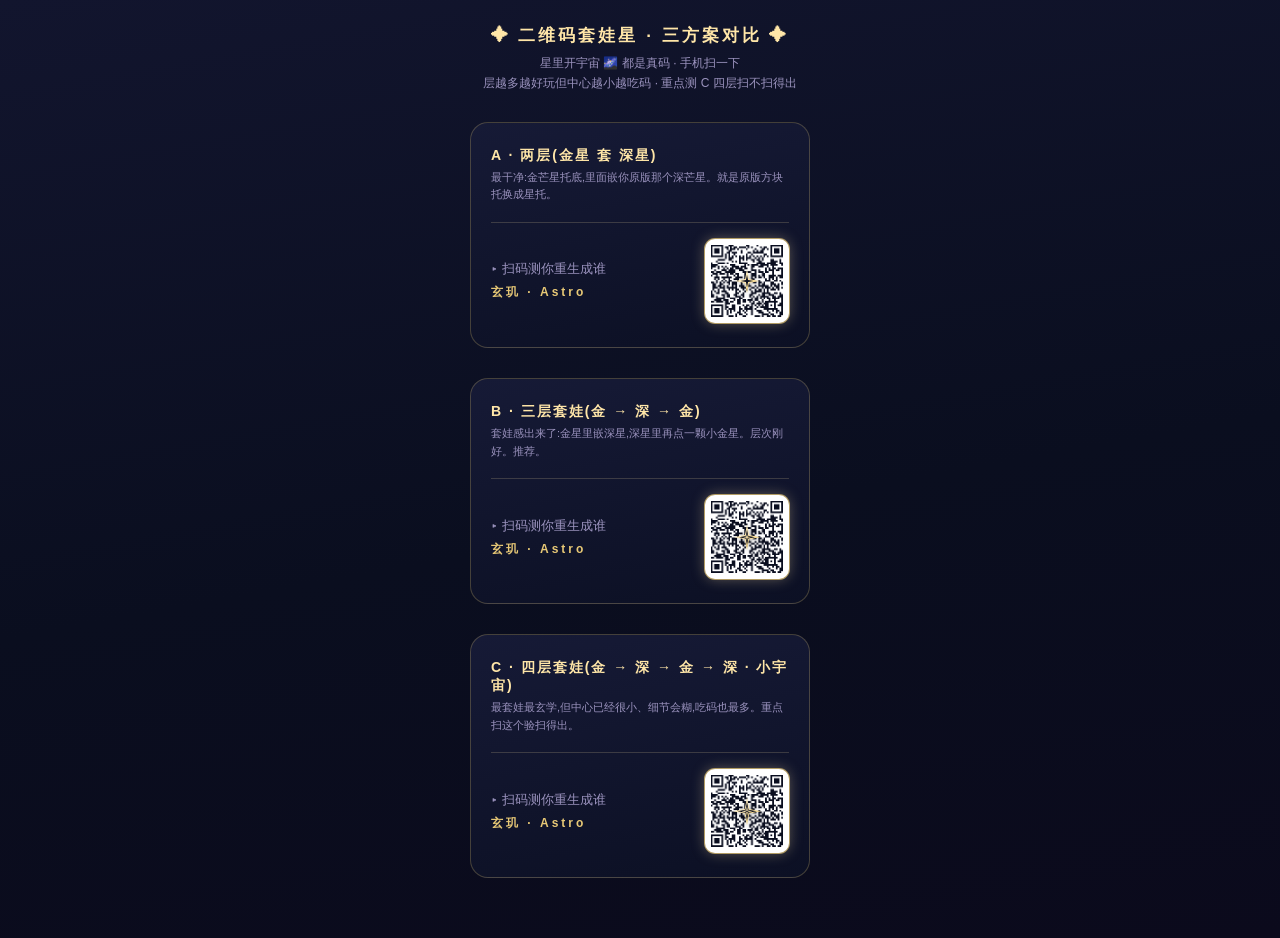
<file: 二维码套娃星小样.html>
<!DOCTYPE html><html lang="zh-CN"><head><meta charset="UTF-8">
<meta name="viewport" content="width=device-width,initial-scale=1">
<title>玄玑 · 二维码套娃星小样</title>
<style>
*{margin:0;padding:0;box-sizing:border-box;-webkit-tap-highlight-color:transparent}
body{background:linear-gradient(170deg,#12152e 0%,#0a0e1f 55%,#0b0a1c 100%);
  color:#ffe6a8;font-family:"PingFang SC",sans-serif;padding:24px 16px 60px;min-height:100vh}
h1{font-size:17px;letter-spacing:3px;text-align:center;margin-bottom:6px;color:#ffe6a8}
.sub{font-size:12px;color:#9a92bd;text-align:center;margin-bottom:28px;line-height:1.7}
.row{display:flex;flex-direction:column;gap:30px;align-items:center}
.demo{width:100%;max-width:340px;background:linear-gradient(170deg,#161a36,#0c1024);
  border:1px solid rgba(232,201,118,.25);border-radius:18px;padding:24px 20px}
.demo .label{font-size:14px;letter-spacing:2px;color:#ffe6a8;margin-bottom:4px;font-weight:700}
.demo .note{font-size:11px;color:#9a92bd;margin-bottom:18px;line-height:1.6}
.foot{display:flex;align-items:center;justify-content:space-between;gap:14px;
  border-top:1px solid rgba(255,230,168,.18);padding-top:16px}
.foot .urls{display:flex;flex-direction:column;gap:6px}
.foot .urls .go{color:#9a92bd;font-size:13px}
.foot .urls .u{font-size:12px;letter-spacing:3px;font-weight:700;color:#e8c976}

.qr{position:relative;width:84px;height:84px;flex-shrink:0;padding:6px;background:#fff;border-radius:10px;
  box-shadow:0 0 0 1px rgba(232,201,118,.7),0 0 14px rgba(255,230,168,.35)}
.qr img,.qr canvas{width:100%!important;height:100%!important;display:block}
.starlogo{position:absolute;top:50%;left:50%;transform:translate(-50%,-50%);
  display:flex;align-items:center;justify-content:center;filter:drop-shadow(0 1px 3px rgba(0,0,0,.4))}

/* 四角芒星形状(你那个 ✦) */
.star{display:flex;align-items:center;justify-content:center;
  clip-path:polygon(50% 0%,58% 42%,100% 50%,58% 58%,50% 100%,42% 58%,0% 50%,42% 42%)}
.gold{background:linear-gradient(135deg,#fff4d6,#ffe6a8,#e8c25a)}
.dark{background:#0a0e1f}

/* A · 两层(金星 套 深星)= 你原版反过来 */
.A1{width:24px;height:24px}
.A2{width:13px;height:13px}

/* B · 三层套娃(金 套 深 套 金) */
.B1{width:26px;height:26px}
.B2{width:16px;height:16px}
.B3{width:8px;height:8px}

/* C · 四层套娃(金深金深·小宇宙) */
.C1{width:28px;height:28px}
.C2{width:19px;height:19px}
.C3{width:11px;height:11px}
.C4{width:5px;height:5px}
</style></head>
<body>
<h1>✦ 二维码套娃星 · 三方案对比 ✦</h1>
<div class="sub">星里开宇宙 🌌 都是真码 · 手机扫一下<br>层越多越好玩但中心越小越吃码 · 重点测 C 四层扫不扫得出</div>

<div class="row">
  <div class="demo">
    <div class="label">A · 两层(金星 套 深星)</div>
    <div class="note">最干净:金芒星托底,里面嵌你原版那个深芒星。就是原版方块托换成星托。</div>
    <div class="foot">
      <div class="urls"><div class="go">▸ 扫码测你重生成谁</div><div class="u">玄玑 · Astro</div></div>
      <div class="qr"><div id="qa"></div>
        <div class="starlogo"><div class="star gold A1"><div class="star dark A2"></div></div></div>
      </div>
    </div>
  </div>

  <div class="demo">
    <div class="label">B · 三层套娃(金 → 深 → 金)</div>
    <div class="note">套娃感出来了:金星里嵌深星,深星里再点一颗小金星。层次刚好。推荐。</div>
    <div class="foot">
      <div class="urls"><div class="go">▸ 扫码测你重生成谁</div><div class="u">玄玑 · Astro</div></div>
      <div class="qr"><div id="qb"></div>
        <div class="starlogo"><div class="star gold B1"><div class="star dark B2"><div class="star gold B3"></div></div></div></div>
      </div>
    </div>
  </div>

  <div class="demo">
    <div class="label">C · 四层套娃(金 → 深 → 金 → 深 · 小宇宙)</div>
    <div class="note">最套娃最玄学,但中心已经很小、细节会糊,吃码也最多。重点扫这个验扫得出。</div>
    <div class="foot">
      <div class="urls"><div class="go">▸ 扫码测你重生成谁</div><div class="u">玄玑 · Astro</div></div>
      <div class="qr"><div id="qc"></div>
        <div class="starlogo"><div class="star gold C1"><div class="star dark C2"><div class="star gold C3"><div class="star dark C4"></div></div></div></div></div>
      </div>
    </div>
  </div>
</div>

<script src="./qrcode.min.js"></script>
<script>
(function(){
  var URL="https://xuanji777.preview.aliyun-zeabur.cn/";
  new QRCode(document.getElementById("qa"),{text:URL,width:160,height:160,colorDark:"#0a0e1f",colorLight:"#ffffff",correctLevel:QRCode.CorrectLevel.H});
  new QRCode(document.getElementById("qb"),{text:URL,width:160,height:160,colorDark:"#0a0e1f",colorLight:"#ffffff",correctLevel:QRCode.CorrectLevel.H});
  new QRCode(document.getElementById("qc"),{text:URL,width:160,height:160,colorDark:"#0a0e1f",colorLight:"#ffffff",correctLevel:QRCode.CorrectLevel.H});
})();
</script>
</body></html>
</file>
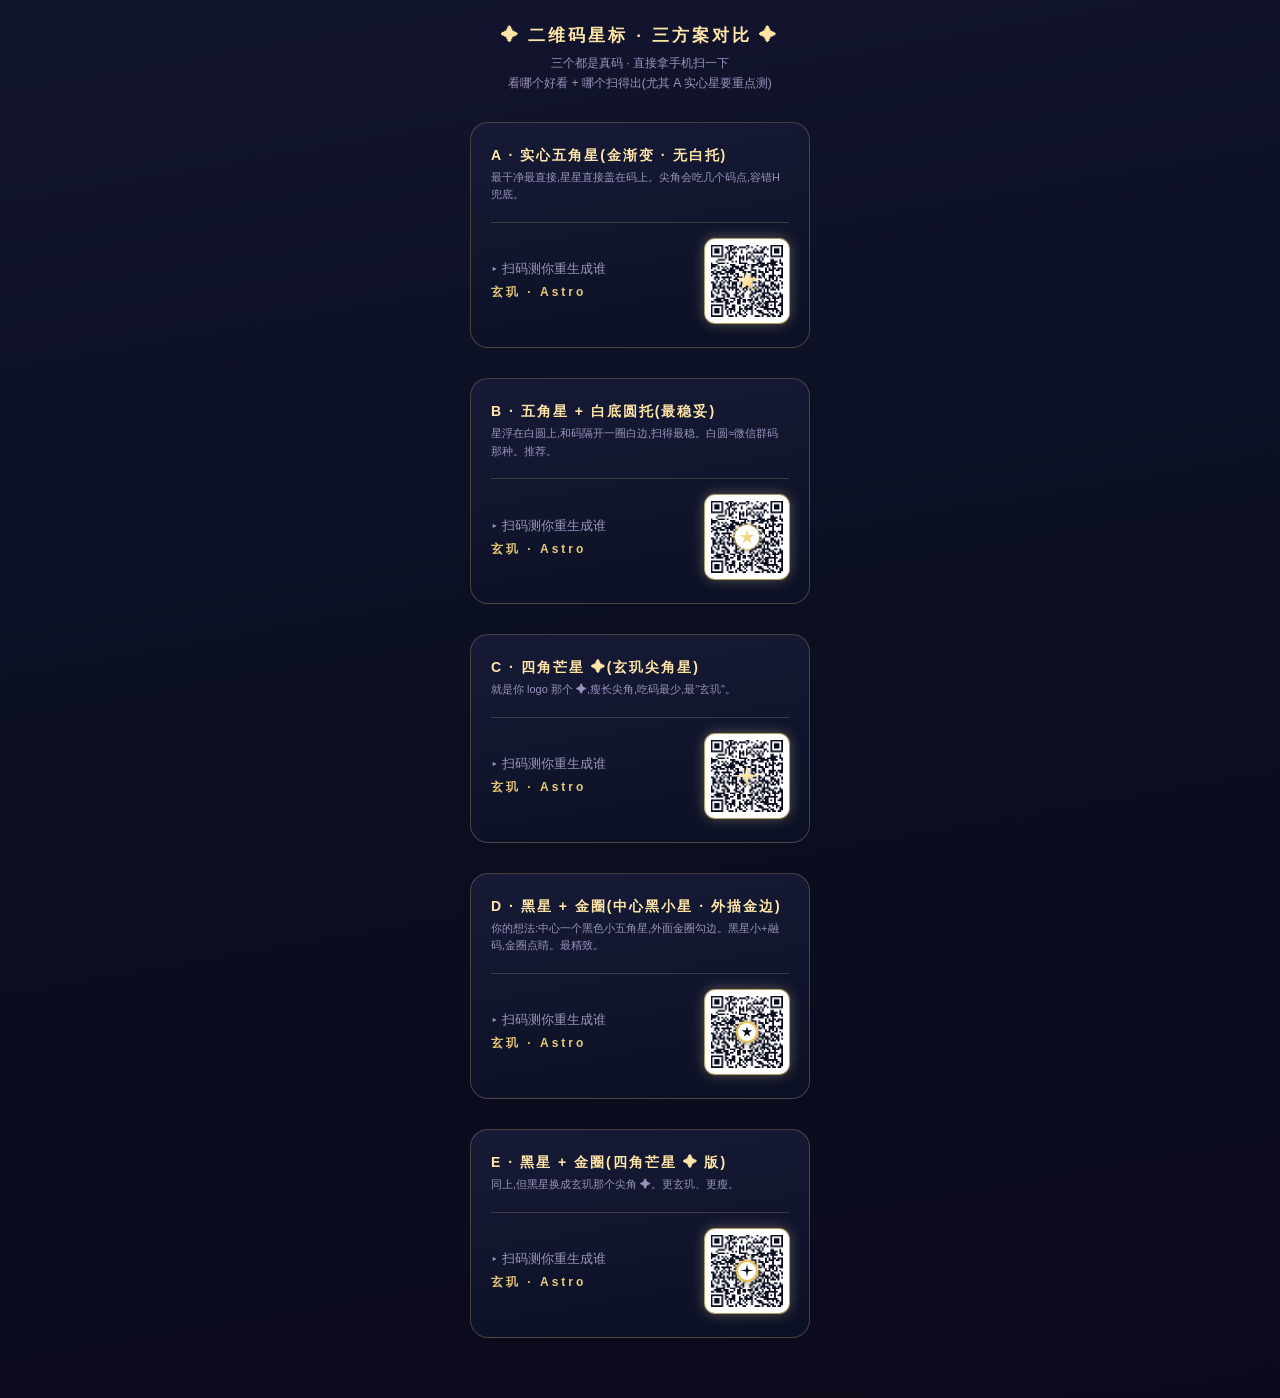
<file: 二维码星标小样.html>
<!DOCTYPE html><html lang="zh-CN"><head><meta charset="UTF-8">
<meta name="viewport" content="width=device-width,initial-scale=1">
<title>玄玑 · 二维码星标小样</title>
<style>
*{margin:0;padding:0;box-sizing:border-box;-webkit-tap-highlight-color:transparent}
body{background:linear-gradient(170deg,#12152e 0%,#0a0e1f 55%,#0b0a1c 100%);
  color:#ffe6a8;font-family:"PingFang SC",sans-serif;padding:24px 16px 60px;min-height:100vh}
h1{font-size:17px;letter-spacing:3px;text-align:center;margin-bottom:6px;color:#ffe6a8}
.sub{font-size:12px;color:#9a92bd;text-align:center;margin-bottom:28px;line-height:1.7}
.row{display:flex;flex-direction:column;gap:30px;align-items:center}
.demo{width:100%;max-width:340px;background:linear-gradient(170deg,#161a36,#0c1024);
  border:1px solid rgba(232,201,118,.25);border-radius:18px;padding:24px 20px}
.demo .label{font-size:14px;letter-spacing:2px;color:#ffe6a8;margin-bottom:4px;font-weight:700}
.demo .note{font-size:11px;color:#9a92bd;margin-bottom:18px;line-height:1.6}
.foot{display:flex;align-items:center;justify-content:space-between;gap:14px;
  border-top:1px solid rgba(255,230,168,.18);padding-top:16px}
.foot .urls{display:flex;flex-direction:column;gap:6px}
.foot .urls .go{color:#9a92bd;font-size:13px}
.foot .urls .u{font-size:12px;letter-spacing:3px;font-weight:700;color:#e8c976}

.qr{position:relative;width:84px;height:84px;flex-shrink:0;padding:6px;background:#fff;border-radius:10px;
  box-shadow:0 0 0 1px rgba(232,201,118,.7),0 0 14px rgba(255,230,168,.35)}
.qr img,.qr canvas{width:100%!important;height:100%!important;display:block}

/* 中心星标:绝对居中,外接尺寸控制在 ~22px 保证不吃太多码 */
.starlogo{position:absolute;top:50%;left:50%;transform:translate(-50%,-50%);
  display:flex;align-items:center;justify-content:center;filter:drop-shadow(0 1px 3px rgba(0,0,0,.35))}

/* A · 实心五角星(金渐变·无白托·最干净) */
.starA{width:22px;height:22px;
  background:linear-gradient(135deg,#fff4d6,#ffe6a8,#e8c25a);
  clip-path:polygon(50% 0%,61% 35%,98% 35%,68% 57%,79% 91%,50% 70%,21% 91%,32% 57%,2% 35%,39% 35%)}

/* B · 五角星 + 白底圆托(星浮白圆上·和码隔一圈·最稳妥) */
.starB-wrap{width:24px;height:24px;background:#fff;border-radius:50%;
  display:flex;align-items:center;justify-content:center;box-shadow:0 0 0 1.5px rgba(232,201,118,.6)}
.starB{width:15px;height:15px;background:linear-gradient(135deg,#ffe6a8,#e8c25a);
  clip-path:polygon(50% 0%,61% 35%,98% 35%,68% 57%,79% 91%,50% 70%,21% 91%,32% 57%,2% 35%,39% 35%)}

/* C · 四角芒星 ✦(玄玑那个尖角星·瘦·吃码最少) */
.starC{width:24px;height:24px;
  background:linear-gradient(135deg,#fff4d6,#ffe6a8,#e8c25a);
  clip-path:polygon(50% 0%,58% 42%,100% 50%,58% 58%,50% 100%,42% 58%,0% 50%,42% 42%)}

/* D · 黑星 + 金圈(中心黑小星·外描金边·Athena想法) */
.starD-wrap{width:22px;height:22px;border-radius:50%;
  background:#fff; /* 白底托一下黑星不糊进黑码 */
  border:2px solid #e8c25a; /* 金圈 */
  box-shadow:0 0 6px rgba(255,230,168,.55);
  display:flex;align-items:center;justify-content:center}
.starD{width:11px;height:11px;background:#0a0e1f; /* 黑色小星 */
  clip-path:polygon(50% 0%,61% 35%,98% 35%,68% 57%,79% 91%,50% 70%,21% 91%,32% 57%,2% 35%,39% 35%)}

/* E · 黑星 + 金圈(四角芒星版·更玄玑) */
.starE-wrap{width:22px;height:22px;border-radius:50%;
  background:#fff;border:2px solid #e8c25a;box-shadow:0 0 6px rgba(255,230,168,.55);
  display:flex;align-items:center;justify-content:center}
.starE{width:13px;height:13px;background:#0a0e1f;
  clip-path:polygon(50% 0%,58% 42%,100% 50%,58% 58%,50% 100%,42% 58%,0% 50%,42% 42%)}
</style></head>
<body>
<h1>✦ 二维码星标 · 三方案对比 ✦</h1>
<div class="sub">三个都是真码 · 直接拿手机扫一下<br>看哪个好看 + 哪个扫得出(尤其 A 实心星要重点测)</div>

<div class="row">
  <div class="demo">
    <div class="label">A · 实心五角星(金渐变 · 无白托)</div>
    <div class="note">最干净最直接,星星直接盖在码上。尖角会吃几个码点,容错H兜底。</div>
    <div class="foot">
      <div class="urls"><div class="go">▸ 扫码测你重生成谁</div><div class="u">玄玑 · Astro</div></div>
      <div class="qr"><div id="qa"></div><div class="starlogo"><div class="starA"></div></div></div>
    </div>
  </div>

  <div class="demo">
    <div class="label">B · 五角星 + 白底圆托(最稳妥)</div>
    <div class="note">星浮在白圆上,和码隔开一圈白边,扫得最稳。白圆≈微信群码那种。推荐。</div>
    <div class="foot">
      <div class="urls"><div class="go">▸ 扫码测你重生成谁</div><div class="u">玄玑 · Astro</div></div>
      <div class="qr"><div id="qb"></div><div class="starlogo"><div class="starB-wrap"><div class="starB"></div></div></div></div>
    </div>
  </div>

  <div class="demo">
    <div class="label">C · 四角芒星 ✦(玄玑尖角星)</div>
    <div class="note">就是你 logo 那个 ✦,瘦长尖角,吃码最少,最"玄玑"。</div>
    <div class="foot">
      <div class="urls"><div class="go">▸ 扫码测你重生成谁</div><div class="u">玄玑 · Astro</div></div>
      <div class="qr"><div id="qc"></div><div class="starlogo"><div class="starC"></div></div></div>
    </div>
  </div>

  <div class="demo">
    <div class="label">D · 黑星 + 金圈(中心黑小星 · 外描金边)</div>
    <div class="note">你的想法:中心一个黑色小五角星,外面金圈勾边。黑星小+融码,金圈点睛。最精致。</div>
    <div class="foot">
      <div class="urls"><div class="go">▸ 扫码测你重生成谁</div><div class="u">玄玑 · Astro</div></div>
      <div class="qr"><div id="qd"></div><div class="starlogo"><div class="starD-wrap"><div class="starD"></div></div></div></div>
    </div>
  </div>

  <div class="demo">
    <div class="label">E · 黑星 + 金圈(四角芒星 ✦ 版)</div>
    <div class="note">同上,但黑星换成玄玑那个尖角 ✦。更玄玑、更瘦。</div>
    <div class="foot">
      <div class="urls"><div class="go">▸ 扫码测你重生成谁</div><div class="u">玄玑 · Astro</div></div>
      <div class="qr"><div id="qe"></div><div class="starlogo"><div class="starE-wrap"><div class="starE"></div></div></div></div>
    </div>
  </div>
</div>

<script src="./qrcode.min.js"></script>
<script>
(function(){
  var URL="https://xuanji777.preview.aliyun-zeabur.cn/";
  new QRCode(document.getElementById("qa"),{text:URL,width:160,height:160,colorDark:"#0a0e1f",colorLight:"#ffffff",correctLevel:QRCode.CorrectLevel.H});
  new QRCode(document.getElementById("qb"),{text:URL,width:160,height:160,colorDark:"#0a0e1f",colorLight:"#ffffff",correctLevel:QRCode.CorrectLevel.H});
  new QRCode(document.getElementById("qc"),{text:URL,width:160,height:160,colorDark:"#0a0e1f",colorLight:"#ffffff",correctLevel:QRCode.CorrectLevel.H});
  new QRCode(document.getElementById("qd"),{text:URL,width:160,height:160,colorDark:"#0a0e1f",colorLight:"#ffffff",correctLevel:QRCode.CorrectLevel.H});
  new QRCode(document.getElementById("qe"),{text:URL,width:160,height:160,colorDark:"#0a0e1f",colorLight:"#ffffff",correctLevel:QRCode.CorrectLevel.H});
})();
</script>
</body></html>
</file>
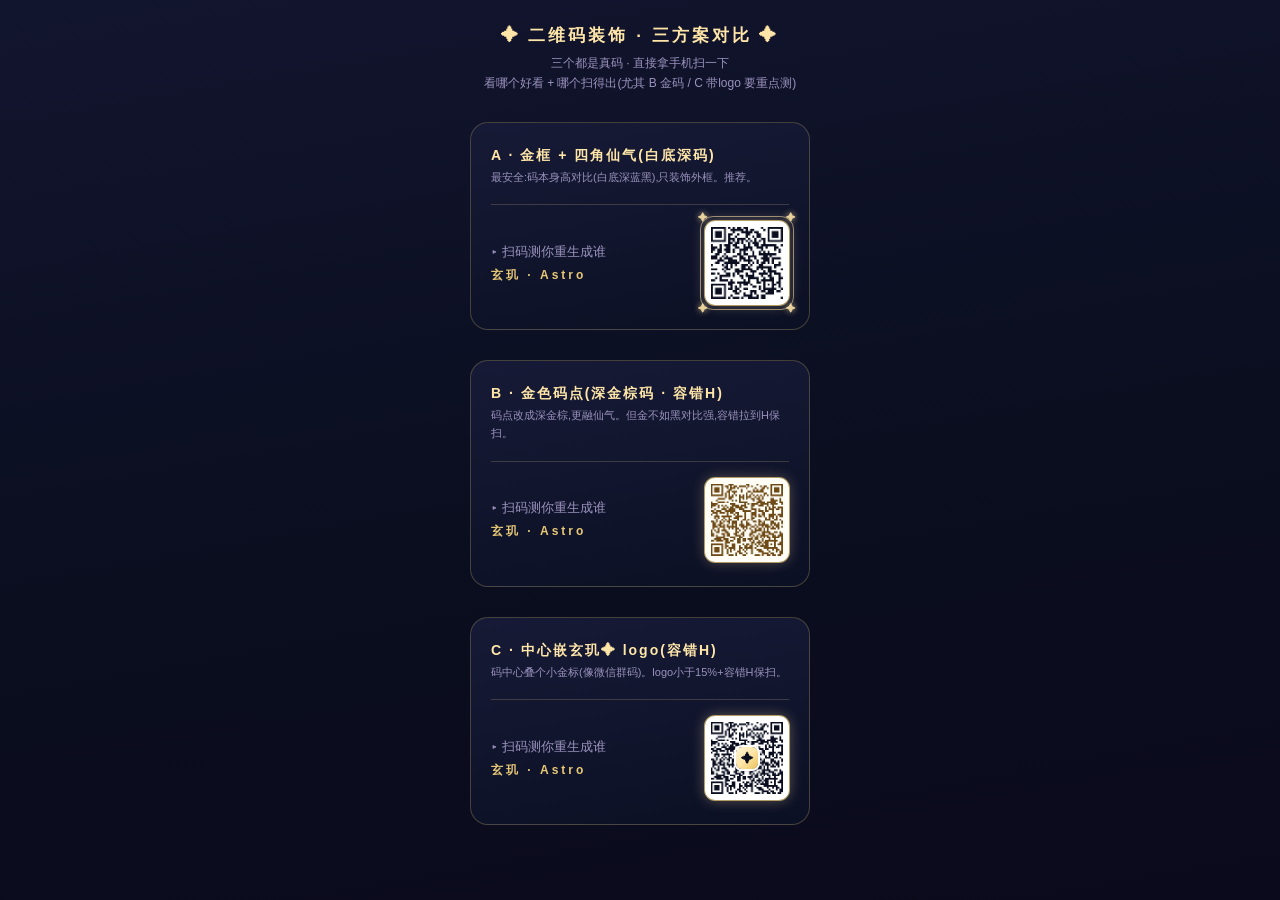
<file: 二维码装饰小样.html>
<!DOCTYPE html><html lang="zh-CN"><head><meta charset="UTF-8">
<meta name="viewport" content="width=device-width,initial-scale=1">
<title>玄玑 · 二维码装饰小样</title>
<style>
*{margin:0;padding:0;box-sizing:border-box;-webkit-tap-highlight-color:transparent}
body{background:linear-gradient(170deg,#12152e 0%,#0a0e1f 55%,#0b0a1c 100%);
  color:#ffe6a8;font-family:"PingFang SC",sans-serif;padding:24px 16px 60px;min-height:100vh}
h1{font-size:17px;letter-spacing:3px;text-align:center;margin-bottom:6px;color:#ffe6a8}
.sub{font-size:12px;color:#9a92bd;text-align:center;margin-bottom:28px;line-height:1.7}
.row{display:flex;flex-direction:column;gap:30px;align-items:center}
.demo{width:100%;max-width:340px;background:linear-gradient(170deg,#161a36,#0c1024);
  border:1px solid rgba(232,201,118,.25);border-radius:18px;padding:24px 20px}
.demo .label{font-size:14px;letter-spacing:2px;color:#ffe6a8;margin-bottom:4px;font-weight:700}
.demo .note{font-size:11px;color:#9a92bd;margin-bottom:18px;line-height:1.6}
/* 模拟海报底部那一条:左文字 + 右二维码 */
.foot{display:flex;align-items:center;justify-content:space-between;gap:14px;
  border-top:1px solid rgba(255,230,168,.18);padding-top:16px}
.foot .urls{display:flex;flex-direction:column;gap:6px}
.foot .urls .go{color:#9a92bd;font-size:13px}
.foot .urls .u{font-size:12px;letter-spacing:3px;font-weight:700;color:#e8c976}

/* ───── 方案A:金框+四角仙气(白底深码·最安全) ───── */
.qrA{position:relative;width:84px;height:84px;flex-shrink:0;padding:6px;background:#fff;border-radius:10px;
  box-shadow:0 0 0 1px rgba(232,201,118,.7),0 0 14px rgba(255,230,168,.35)}
.qrA::before{content:"";position:absolute;inset:-5px;border:1px solid rgba(255,230,168,.55);
  border-radius:13px;pointer-events:none}
.qrA .corner{position:absolute;color:#ffe6a8;font-size:10px;opacity:.9;text-shadow:0 0 6px rgba(255,230,168,.8)}
.qrA .c1{top:-9px;left:-7px}.qrA .c2{top:-9px;right:-7px}
.qrA .c3{bottom:-9px;left:-7px}.qrA .c4{bottom:-9px;right:-7px}
.qrA img,.qrA canvas{width:100%!important;height:100%!important;display:block}

/* ───── 方案B:金色码点(深金棕·容错H) ───── */
.qrB{width:84px;height:84px;flex-shrink:0;padding:6px;border-radius:10px;flex-shrink:0;
  background:#fffdf5;box-shadow:0 0 0 1px rgba(232,201,118,.7),0 0 14px rgba(255,230,168,.3)}
.qrB img,.qrB canvas{width:100%!important;height:100%!important;display:block}

/* ───── 方案C:中心嵌玄玑✦ logo(容错H) ───── */
.qrC{position:relative;width:84px;height:84px;flex-shrink:0;padding:6px;background:#fff;border-radius:10px;
  box-shadow:0 0 0 1px rgba(232,201,118,.7),0 0 14px rgba(255,230,168,.35)}
.qrC img,.qrC canvas{width:100%!important;height:100%!important;display:block}
.qrC .logo{position:absolute;top:50%;left:50%;transform:translate(-50%,-50%);
  width:22px;height:22px;border-radius:6px;background:linear-gradient(135deg,#fff4d6,#ffe6a8,#e8c25a);
  display:flex;align-items:center;justify-content:center;font-size:13px;color:#0a0e1f;
  box-shadow:0 0 0 2px #fff,0 1px 4px rgba(0,0,0,.3)}
</style></head>
<body>
<h1>✦ 二维码装饰 · 三方案对比 ✦</h1>
<div class="sub">三个都是真码 · 直接拿手机扫一下<br>看哪个好看 + 哪个扫得出(尤其 B 金码 / C 带logo 要重点测)</div>

<div class="row">
  <div class="demo">
    <div class="label">A · 金框 + 四角仙气(白底深码)</div>
    <div class="note">最安全:码本身高对比(白底深蓝黑),只装饰外框。推荐。</div>
    <div class="foot">
      <div class="urls"><div class="go">▸ 扫码测你重生成谁</div><div class="u">玄玑 · Astro</div></div>
      <div class="qrA"><span class="corner c1">✦</span><span class="corner c2">✦</span><span class="corner c3">✦</span><span class="corner c4">✦</span><div id="qa"></div></div>
    </div>
  </div>

  <div class="demo">
    <div class="label">B · 金色码点(深金棕码 · 容错H)</div>
    <div class="note">码点改成深金棕,更融仙气。但金不如黑对比强,容错拉到H保扫。</div>
    <div class="foot">
      <div class="urls"><div class="go">▸ 扫码测你重生成谁</div><div class="u">玄玑 · Astro</div></div>
      <div class="qrB"><div id="qb"></div></div>
    </div>
  </div>

  <div class="demo">
    <div class="label">C · 中心嵌玄玑✦ logo(容错H)</div>
    <div class="note">码中心叠个小金标(像微信群码)。logo小于15%+容错H保扫。</div>
    <div class="foot">
      <div class="urls"><div class="go">▸ 扫码测你重生成谁</div><div class="u">玄玑 · Astro</div></div>
      <div class="qrC"><div id="qc"></div><div class="logo">✦</div></div>
    </div>
  </div>
</div>

<script src="./qrcode.min.js"></script>
<script>
(function(){
  var URL="https://xuanji777.preview.aliyun-zeabur.cn/";
  // A:标准深码 容错M
  new QRCode(document.getElementById("qa"),{text:URL,width:160,height:160,colorDark:"#0a0e1f",colorLight:"#ffffff",correctLevel:QRCode.CorrectLevel.M});
  // B:深金棕码点 容错H
  new QRCode(document.getElementById("qb"),{text:URL,width:160,height:160,colorDark:"#6e4a16",colorLight:"#fffdf5",correctLevel:QRCode.CorrectLevel.H});
  // C:深码+中心logo 容错H
  new QRCode(document.getElementById("qc"),{text:URL,width:160,height:160,colorDark:"#0a0e1f",colorLight:"#ffffff",correctLevel:QRCode.CorrectLevel.H});
})();
</script>
</body></html>
</file>
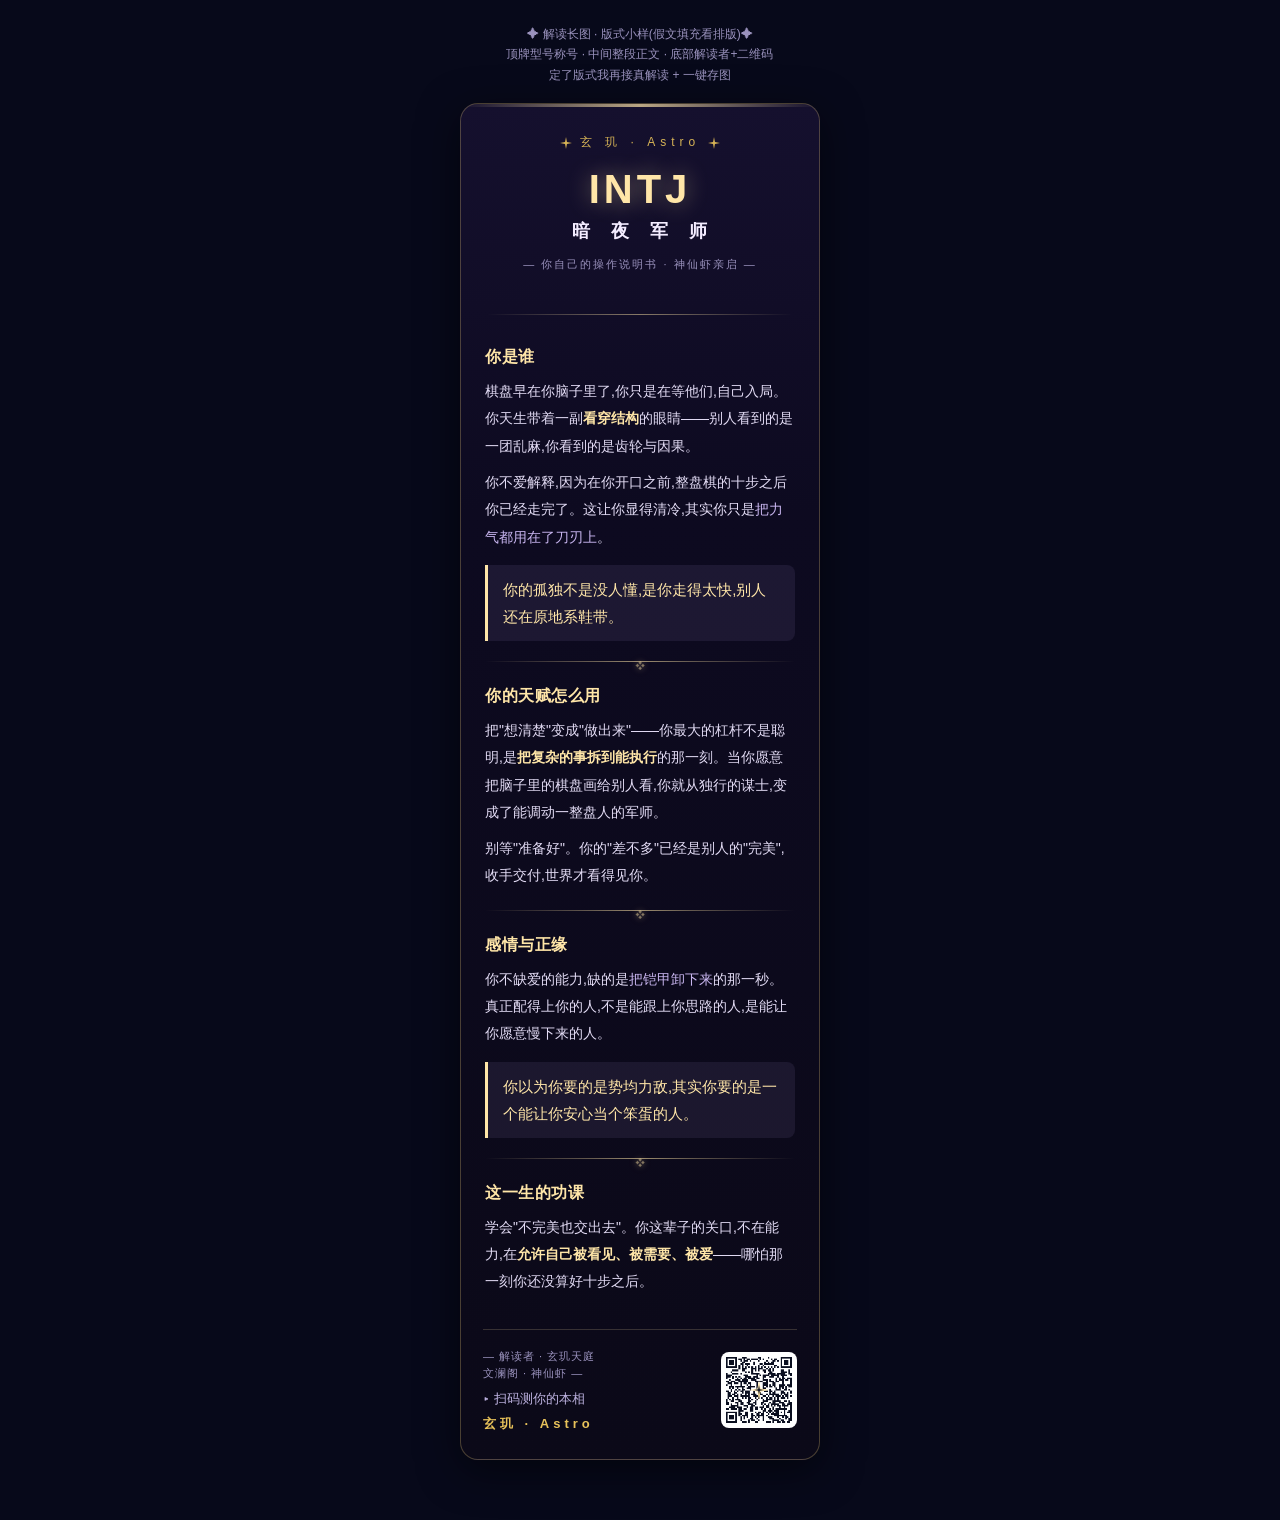
<file: 解读长图小样.html>
<!DOCTYPE html><html lang="zh-CN"><head><meta charset="UTF-8">
<meta name="viewport" content="width=device-width,initial-scale=1">
<title>玄玑 · 解读长图小样</title>
<style>
:root{--gold:#ffe6a8;--gold2:#e8c25a;--accent2:#c9b6f0;--line:rgba(255,230,168,.18);--soft:#9a92bd}
*{margin:0;padding:0;box-sizing:border-box;-webkit-tap-highlight-color:transparent}
body{background:#07091a;color:#e9e3ff;font-family:"PingFang SC",-apple-system,sans-serif;
  padding:24px 12px 60px;display:flex;flex-direction:column;align-items:center;gap:18px}
.hint{font-size:12px;color:var(--soft);text-align:center;line-height:1.7;max-width:360px}

/* ───────── 这一整块 = 要被 html2canvas 截下来存图的「命书长图」 ───────── */
.scroll-poster{width:100%;max-width:360px;border-radius:18px;overflow:hidden;
  background:linear-gradient(180deg,#15102e 0%,#0d0a20 30%,#0b0918 100%);
  border:1px solid rgba(232,201,118,.28);box-shadow:0 10px 40px rgba(0,0,0,.5);position:relative}
/* 顶部金线流光边 */
.scroll-poster::before{content:"";position:absolute;top:0;left:0;right:0;height:3px;
  background:linear-gradient(90deg,transparent,rgba(255,230,168,.7),transparent)}

/* ── 顶牌:玄玑✦ + 型号称号 ── */
.sp-head{text-align:center;padding:30px 24px 20px;position:relative}
.sp-brand{font-size:12px;letter-spacing:5px;color:var(--gold2);margin-bottom:18px;
  display:flex;align-items:center;justify-content:center;gap:8px;opacity:.92}
.sp-brand .bstar{display:inline-block;width:12px;height:12px}
.sp-type{font-size:40px;font-weight:800;letter-spacing:4px;line-height:1;
  color:var(--gold);text-shadow:0 0 22px rgba(255,230,168,.45);margin-bottom:10px}
.sp-title{font-size:18px;letter-spacing:8px;color:#f3ecff;font-weight:600;text-indent:8px}
.sp-sub{font-size:11px;letter-spacing:2px;color:var(--soft);margin-top:14px}
/* 顶牌与正文之间的分隔 */
.sp-headdiv{height:1px;margin:22px 26px 4px;
  background:linear-gradient(90deg,transparent,rgba(255,230,168,.5),transparent)}

/* ── 正文(复用主站 .md-body 一整套样式) ── */
.sp-body{padding:8px 24px 6px}
.md-body{white-space:normal}
.md-body .md-h{font-weight:700;color:var(--gold);letter-spacing:.5px;line-height:1.5}
.md-body .md-h2{font-size:16px;margin:18px 0 9px}
.md-body .md-h3{font-size:15px;margin:15px 0 8px;color:var(--accent2)}
.md-body .md-p{margin:9px 0;line-height:1.95;font-size:14px;color:#e3dcf5}
.md-body strong{color:var(--gold);font-weight:700}
.md-body em{color:var(--accent2);font-style:normal}
.md-body .md-q{margin:14px 0;padding:11px 15px;border-left:3px solid var(--gold);
  background:rgba(169,143,216,.1);border-radius:0 8px 8px 0;color:var(--gold);font-size:15px;line-height:1.8}
.md-body .md-hr-sec{border:none;height:1px;margin:28px 0 22px;opacity:.85;
  background:linear-gradient(90deg,transparent,rgba(255,230,168,.45) 35%,rgba(255,230,168,.7) 50%,rgba(255,230,168,.45) 65%,transparent)}
.md-body .md-hr-sec::after{content:"❖";display:block;text-align:center;color:rgba(255,230,168,.55);
  font-size:11px;margin-top:-8px;line-height:1;text-shadow:0 0 6px rgba(255,230,168,.5)}

/* ── 底部落款:解读者 + 二维码 + 玄玑Astro ── */
.sp-foot{margin:18px 22px 26px;padding-top:18px;border-top:1px solid var(--line);
  display:flex;align-items:center;justify-content:space-between;gap:14px}
.sp-foot .urls{display:flex;flex-direction:column;gap:7px}
.sp-foot .by{font-size:11px;color:var(--soft);letter-spacing:1px;line-height:1.6}
.sp-foot .go{color:#bdb2e0;font-size:13px}
.sp-foot .u{font-size:13px;letter-spacing:4px;font-weight:700;color:var(--gold2)}
.sp-qr{position:relative;width:76px;height:76px;flex-shrink:0;padding:5px;background:#fff;border-radius:8px}
.sp-qr img,.sp-qr canvas{width:100%!important;height:100%!important;display:block}
.sp-qr .qr-logo{position:absolute;top:50%;left:50%;transform:translate(-50%,-50%);width:20px;height:20px;line-height:0}
.sp-qr .qr-logo svg{display:block;width:100%;height:100%}
</style></head>
<body>
<div class="hint">✦ 解读长图 · 版式小样(假文填充看排版)✦<br>顶牌型号称号 · 中间整段正文 · 底部解读者+二维码<br>定了版式我再接真解读 + 一键存图</div>

<div class="scroll-poster" id="scrollPoster">
  <div class="sp-head">
    <div class="sp-brand"><span class="bstar" id="bstar"></span>玄 玑 · Astro<span class="bstar" id="bstar2"></span></div>
    <div class="sp-type">INTJ</div>
    <div class="sp-title">暗 夜 军 师</div>
    <div class="sp-sub">— 你自己的操作说明书 · 神仙虾亲启 —</div>
  </div>
  <div class="sp-headdiv"></div>

  <div class="sp-body">
    <div class="md-body">
      <div class="md-h md-h2">你是谁</div>
      <div class="md-p">棋盘早在你脑子里了,你只是在等他们,自己入局。你天生带着一副<strong>看穿结构</strong>的眼睛——别人看到的是一团乱麻,你看到的是齿轮与因果。</div>
      <div class="md-p">你不爱解释,因为在你开口之前,整盘棋的十步之后你已经走完了。这让你显得清冷,其实你只是<em>把力气都用在了刀刃上</em>。</div>
      <div class="md-q">你的孤独不是没人懂,是你走得太快,别人还在原地系鞋带。</div>

      <div class="md-hr-sec"></div>

      <div class="md-h md-h2">你的天赋怎么用</div>
      <div class="md-p">把"想清楚"变成"做出来"——你最大的杠杆不是聪明,是<strong>把复杂的事拆到能执行</strong>的那一刻。当你愿意把脑子里的棋盘画给别人看,你就从独行的谋士,变成了能调动一整盘人的军师。</div>
      <div class="md-p">别等"准备好"。你的"差不多"已经是别人的"完美",收手交付,世界才看得见你。</div>

      <div class="md-hr-sec"></div>

      <div class="md-h md-h2">感情与正缘</div>
      <div class="md-p">你不缺爱的能力,缺的是<em>把铠甲卸下来</em>的那一秒。真正配得上你的人,不是能跟上你思路的人,是能让你愿意慢下来的人。</div>
      <div class="md-q">你以为你要的是势均力敌,其实你要的是一个能让你安心当个笨蛋的人。</div>

      <div class="md-hr-sec"></div>

      <div class="md-h md-h2">这一生的功课</div>
      <div class="md-p">学会"不完美也交出去"。你这辈子的关口,不在能力,在<strong>允许自己被看见、被需要、被爱</strong>——哪怕那一刻你还没算好十步之后。</div>
    </div>
  </div>

  <div class="sp-foot">
    <div class="urls">
      <div class="by">— 解读者 · 玄玑天庭<br>文澜阁 · 神仙虾 —</div>
      <div class="go">▸ 扫码测你的本相</div>
      <div class="u">玄玑 · Astro</div>
    </div>
    <div class="sp-qr"><div id="spqr"></div></div>
  </div>
</div>

<script src="./qrcode.min.js"></script>
<script>
(function(){
  // 顶牌两侧小金星(SVG·和二维码同款芒星)
  var starSvg='<svg viewBox="0 0 100 100" xmlns="http://www.w3.org/2000/svg">'+
    '<polygon points="50,0 58,42 100,50 58,58 50,100 42,58 0,50 42,42" fill="#e8c25a"/></svg>';
  document.getElementById("bstar").innerHTML=starSvg;
  document.getElementById("bstar2").innerHTML=starSvg;

  // 二维码 + 中心两层套娃芒星(和海报同款)
  var URL="https://xuanji777.preview.aliyun-zeabur.cn/";
  if(window.QRCode){
    new QRCode(document.getElementById("spqr"),{text:URL,width:128,height:128,colorDark:"#0a0e1f",colorLight:"#ffffff",correctLevel:QRCode.CorrectLevel.H});
    var logo=document.createElement("div");logo.className="qr-logo";
    logo.innerHTML='<svg viewBox="0 0 100 100" xmlns="http://www.w3.org/2000/svg">'+
      '<defs><linearGradient id="g" x1="0" y1="0" x2="1" y2="1"><stop offset="0" stop-color="#fff4d6"/><stop offset="0.55" stop-color="#ffe6a8"/><stop offset="1" stop-color="#e8c25a"/></linearGradient></defs>'+
      '<polygon points="50,0 58,42 100,50 58,58 50,100 42,58 0,50 42,42" fill="url(#g)"/>'+
      '<polygon points="50,25 54,46 75,50 54,54 50,75 46,54 25,50 46,46" fill="#0a0e1f"/></svg>';
    document.getElementById("spqr").parentNode.appendChild(logo);
  }
})();
</script>
</body></html>
</file>
